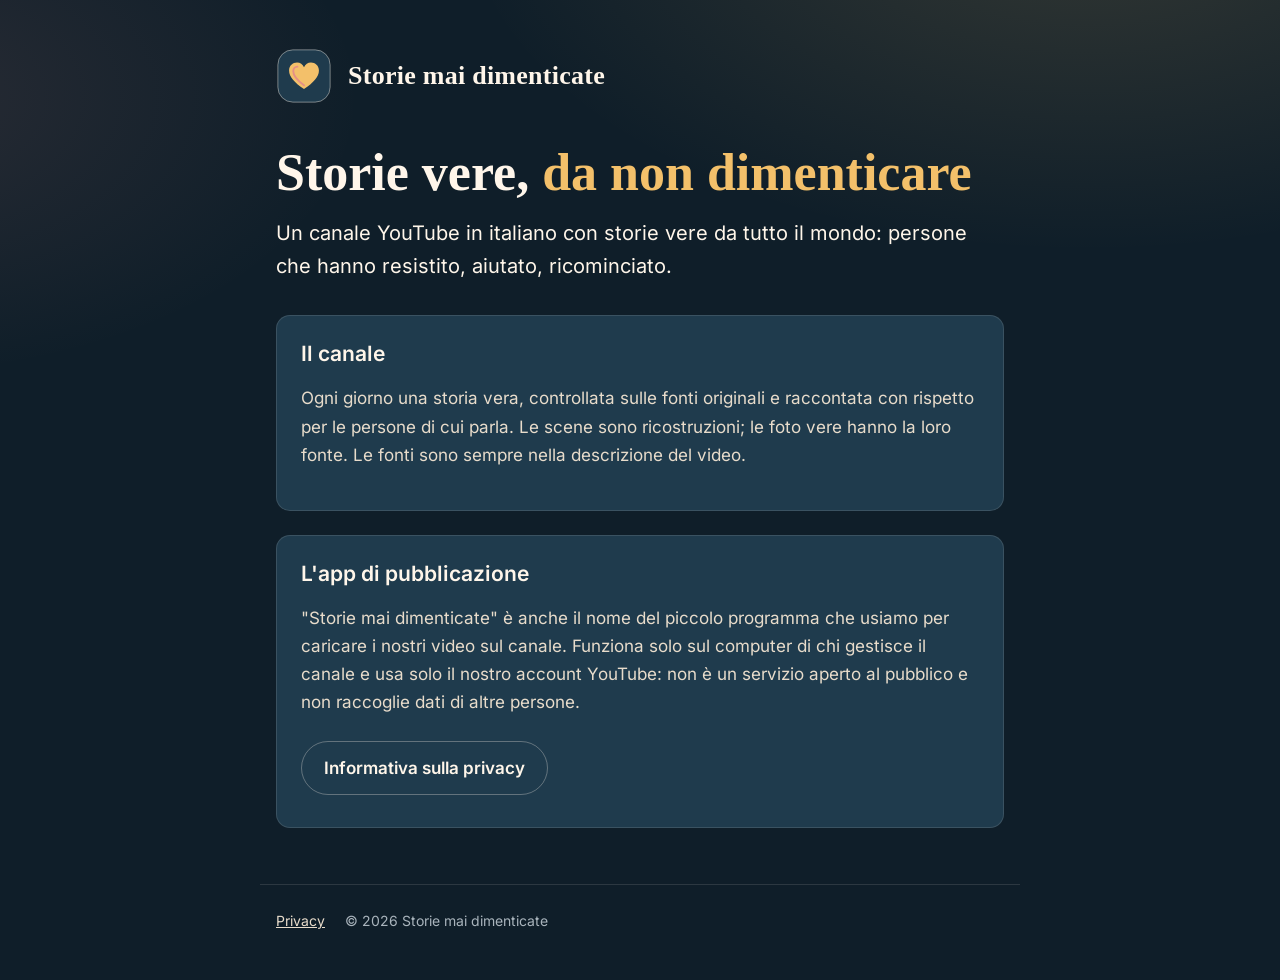
<file: index.html>
<!doctype html>
<html lang="it">
<head>
<meta charset="utf-8">
<meta name="viewport" content="width=device-width, initial-scale=1">
<title>Storie mai dimenticate</title>
<meta name="description" content="Storie mai dimenticate: storie vere da tutto il mondo, raccontate in italiano.">
<link rel="icon" href="icona.svg" type="image/svg+xml">
<link rel="stylesheet" href="stile.css">
</head>
<body>
<main>
  <a class="testata" href="./"><img src="icona.svg" alt=""><span>Storie mai dimenticate</span></a>

  <h1>Storie vere, <em>da non dimenticare</em></h1>
  <p class="sottotitolo">Un canale YouTube in italiano con storie vere da tutto il mondo: persone che hanno resistito, aiutato, ricominciato.</p>

  <div class="carta">
    <h2>Il canale</h2>
    <p>Ogni giorno una storia vera, controllata sulle fonti originali e raccontata con rispetto per le persone di cui parla. Le scene sono ricostruzioni; le foto vere hanno la loro fonte. Le fonti sono sempre nella descrizione del video.</p>
  </div>

  <div class="carta">
    <h2>L'app di pubblicazione</h2>
    <p>"Storie mai dimenticate" è anche il nome del piccolo programma che usiamo per caricare i nostri video sul canale. Funziona solo sul computer di chi gestisce il canale e usa solo il nostro account YouTube: non è un servizio aperto al pubblico e non raccoglie dati di altre persone.</p>
    <a class="bottone vuoto" href="privacy.html">Informativa sulla privacy</a>
  </div>
</main>
<footer>
  <a href="privacy.html">Privacy</a>
  <span>© 2026 Storie mai dimenticate</span>
</footer>
</body>
</html>
</file>
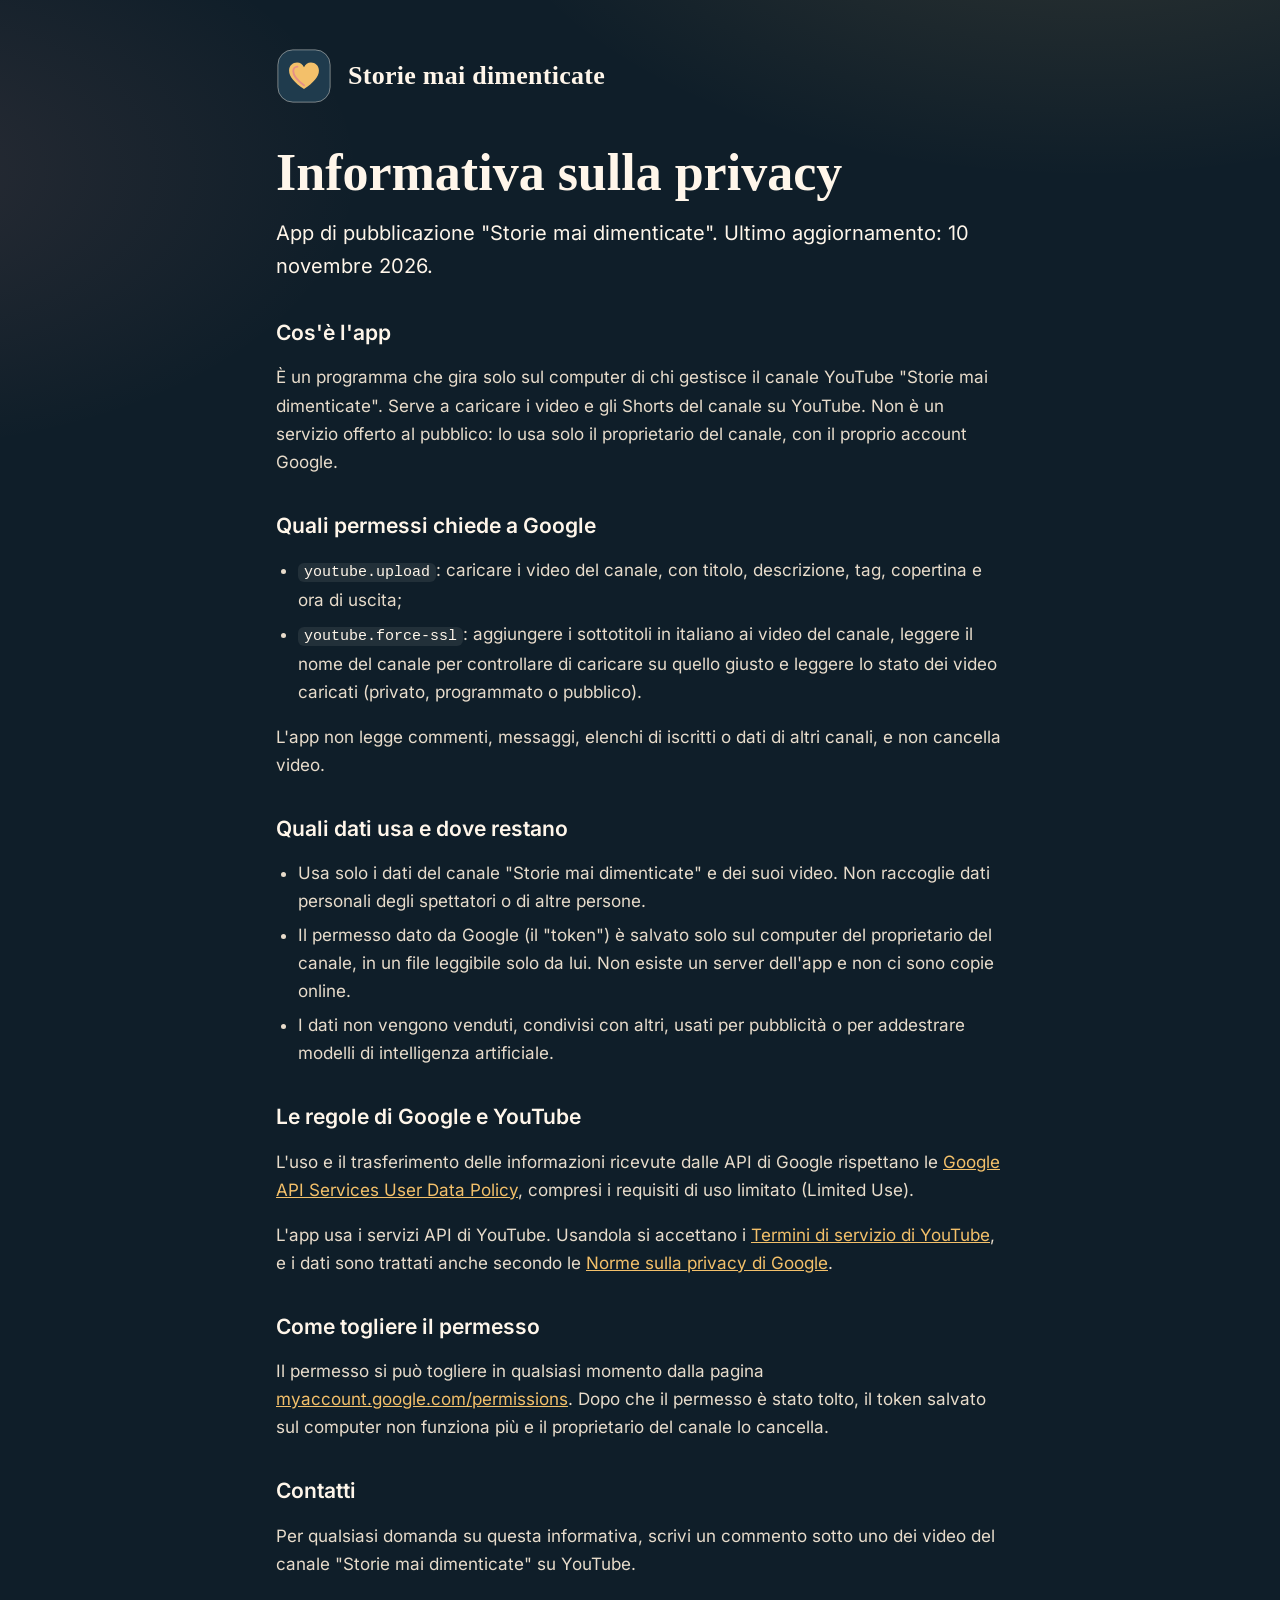
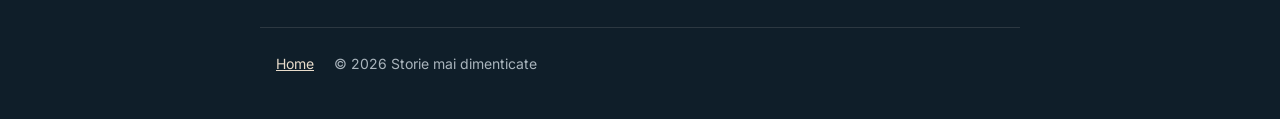
<file: privacy.html>
<!doctype html>
<html lang="it">
<head>
<meta charset="utf-8">
<meta name="viewport" content="width=device-width, initial-scale=1">
<title>Privacy · Storie mai dimenticate</title>
<meta name="description" content="Informativa sulla privacy dell'app di pubblicazione Storie mai dimenticate.">
<link rel="icon" href="icona.svg" type="image/svg+xml">
<link rel="stylesheet" href="stile.css">
</head>
<body>
<main>
  <a class="testata" href="./"><img src="icona.svg" alt=""><span>Storie mai dimenticate</span></a>

  <h1>Informativa sulla privacy</h1>
  <p class="sottotitolo">App di pubblicazione "Storie mai dimenticate". Ultimo aggiornamento: 10 novembre 2026.</p>

  <h2>Cos'è l'app</h2>
  <p>È un programma che gira solo sul computer di chi gestisce il canale YouTube "Storie mai dimenticate". Serve a caricare i video e gli Shorts del canale su YouTube. Non è un servizio offerto al pubblico: lo usa solo il proprietario del canale, con il proprio account Google.</p>

  <h2>Quali permessi chiede a Google</h2>
  <ul>
    <li><code>youtube.upload</code>: caricare i video del canale, con titolo, descrizione, tag, copertina e ora di uscita;</li>
    <li><code>youtube.force-ssl</code>: aggiungere i sottotitoli in italiano ai video del canale, leggere il nome del canale per controllare di caricare su quello giusto e leggere lo stato dei video caricati (privato, programmato o pubblico).</li>
  </ul>
  <p>L'app non legge commenti, messaggi, elenchi di iscritti o dati di altri canali, e non cancella video.</p>

  <h2>Quali dati usa e dove restano</h2>
  <ul>
    <li>Usa solo i dati del canale "Storie mai dimenticate" e dei suoi video. Non raccoglie dati personali degli spettatori o di altre persone.</li>
    <li>Il permesso dato da Google (il "token") è salvato solo sul computer del proprietario del canale, in un file leggibile solo da lui. Non esiste un server dell'app e non ci sono copie online.</li>
    <li>I dati non vengono venduti, condivisi con altri, usati per pubblicità o per addestrare modelli di intelligenza artificiale.</li>
  </ul>

  <h2>Le regole di Google e YouTube</h2>
  <p>L'uso e il trasferimento delle informazioni ricevute dalle API di Google rispettano le <a href="https://developers.google.com/terms/api-services-user-data-policy">Google API Services User Data Policy</a>, compresi i requisiti di uso limitato (Limited Use).</p>
  <p>L'app usa i servizi API di YouTube. Usandola si accettano i <a href="https://www.youtube.com/t/terms">Termini di servizio di YouTube</a>, e i dati sono trattati anche secondo le <a href="https://policies.google.com/privacy">Norme sulla privacy di Google</a>.</p>

  <h2>Come togliere il permesso</h2>
  <p>Il permesso si può togliere in qualsiasi momento dalla pagina <a href="https://myaccount.google.com/permissions">myaccount.google.com/permissions</a>. Dopo che il permesso è stato tolto, il token salvato sul computer non funziona più e il proprietario del canale lo cancella.</p>

  <h2>Contatti</h2>
  <p>Per qualsiasi domanda su questa informativa, scrivi un commento sotto uno dei video del canale "Storie mai dimenticate" su YouTube.</p>
</main>
<footer>
  <a href="./">Home</a>
  <span>© 2026 Storie mai dimenticate</span>
</footer>
</body>
</html>
</file>
<file: stile.css>
/* Il sito del canale: home page e privacy richieste da Google per l'app di pubblicazione. Colori «Alba di speranza». */
@font-face { font-family: "Inter"; font-weight: 400; font-display: swap; src: url("font/inter-latin-400-normal.woff2") format("woff2"); }
@font-face { font-family: "Inter"; font-weight: 600; font-display: swap; src: url("font/inter-latin-600-normal.woff2") format("woff2"); }

:root {
  --sfondo: #0F1E29;
  --carta: #1F3B4D;
  --bordo: rgba(255, 246, 234, 0.12);
  --testo: #FFF6EA;
  --tenue: #E8DCCB;
  --nota: #A9B4BC;
  --miele: #F3C06A;
  --cuore: #E58F86;
  color-scheme: dark;
}

* { box-sizing: border-box; }

body {
  margin: 0;
  background:
    radial-gradient(900px 500px at 85% -10%, rgba(243, 192, 106, 0.16), transparent 70%),
    radial-gradient(700px 400px at -10% 10%, rgba(229, 143, 134, 0.12), transparent 70%),
    var(--sfondo);
  color: var(--tenue);
  font: 400 17px/1.65 "Inter", system-ui, sans-serif;
  min-height: 100vh;
}

main { max-width: 760px; margin: 0 auto; padding: 48px 16px 32px; }

a { color: var(--miele); }

.testata { display: flex; align-items: center; gap: 16px; text-decoration: none; margin-bottom: 40px; }
.testata img { width: 56px; height: 56px; }
.testata span { font: 600 26px/1.1 Georgia, "Times New Roman", serif; color: var(--testo); letter-spacing: 0.01em; }

h1 { font: 600 clamp(34px, 7vw, 52px)/1.1 Georgia, "Times New Roman", serif; color: var(--testo); margin: 0 0 16px; }
h1 em { font-style: normal; color: var(--miele); }

h2 { font: 600 21px/1.3 "Inter", sans-serif; color: var(--testo); margin: 36px 0 8px; }

.sottotitolo { font-size: 20px; color: var(--testo); margin: 0 0 32px; }

.carta { background: var(--carta); border: 1px solid var(--bordo); border-radius: 14px; padding: 24px; margin: 24px 0; }
.carta h2 { margin-top: 0; }

.bottone {
  display: inline-block;
  background: var(--miele);
  color: #1B2A36;
  font-weight: 600;
  text-decoration: none;
  padding: 12px 22px;
  border-radius: 999px;
  margin: 8px 12px 8px 0;
}
.bottone.vuoto { background: none; color: var(--testo); border: 1px solid rgba(255, 246, 234, 0.3); }

ul { padding-left: 22px; }
li { margin: 6px 0; }
code { font-size: 15px; color: var(--testo); background: rgba(255, 246, 234, 0.08); padding: 1px 6px; border-radius: 6px; overflow-wrap: anywhere; }

footer { max-width: 760px; margin: 0 auto; padding: 24px 16px 48px; color: var(--nota); font-size: 14px; border-top: 1px solid var(--bordo); }
footer a { color: var(--tenue); margin-right: 16px; }
</file>
